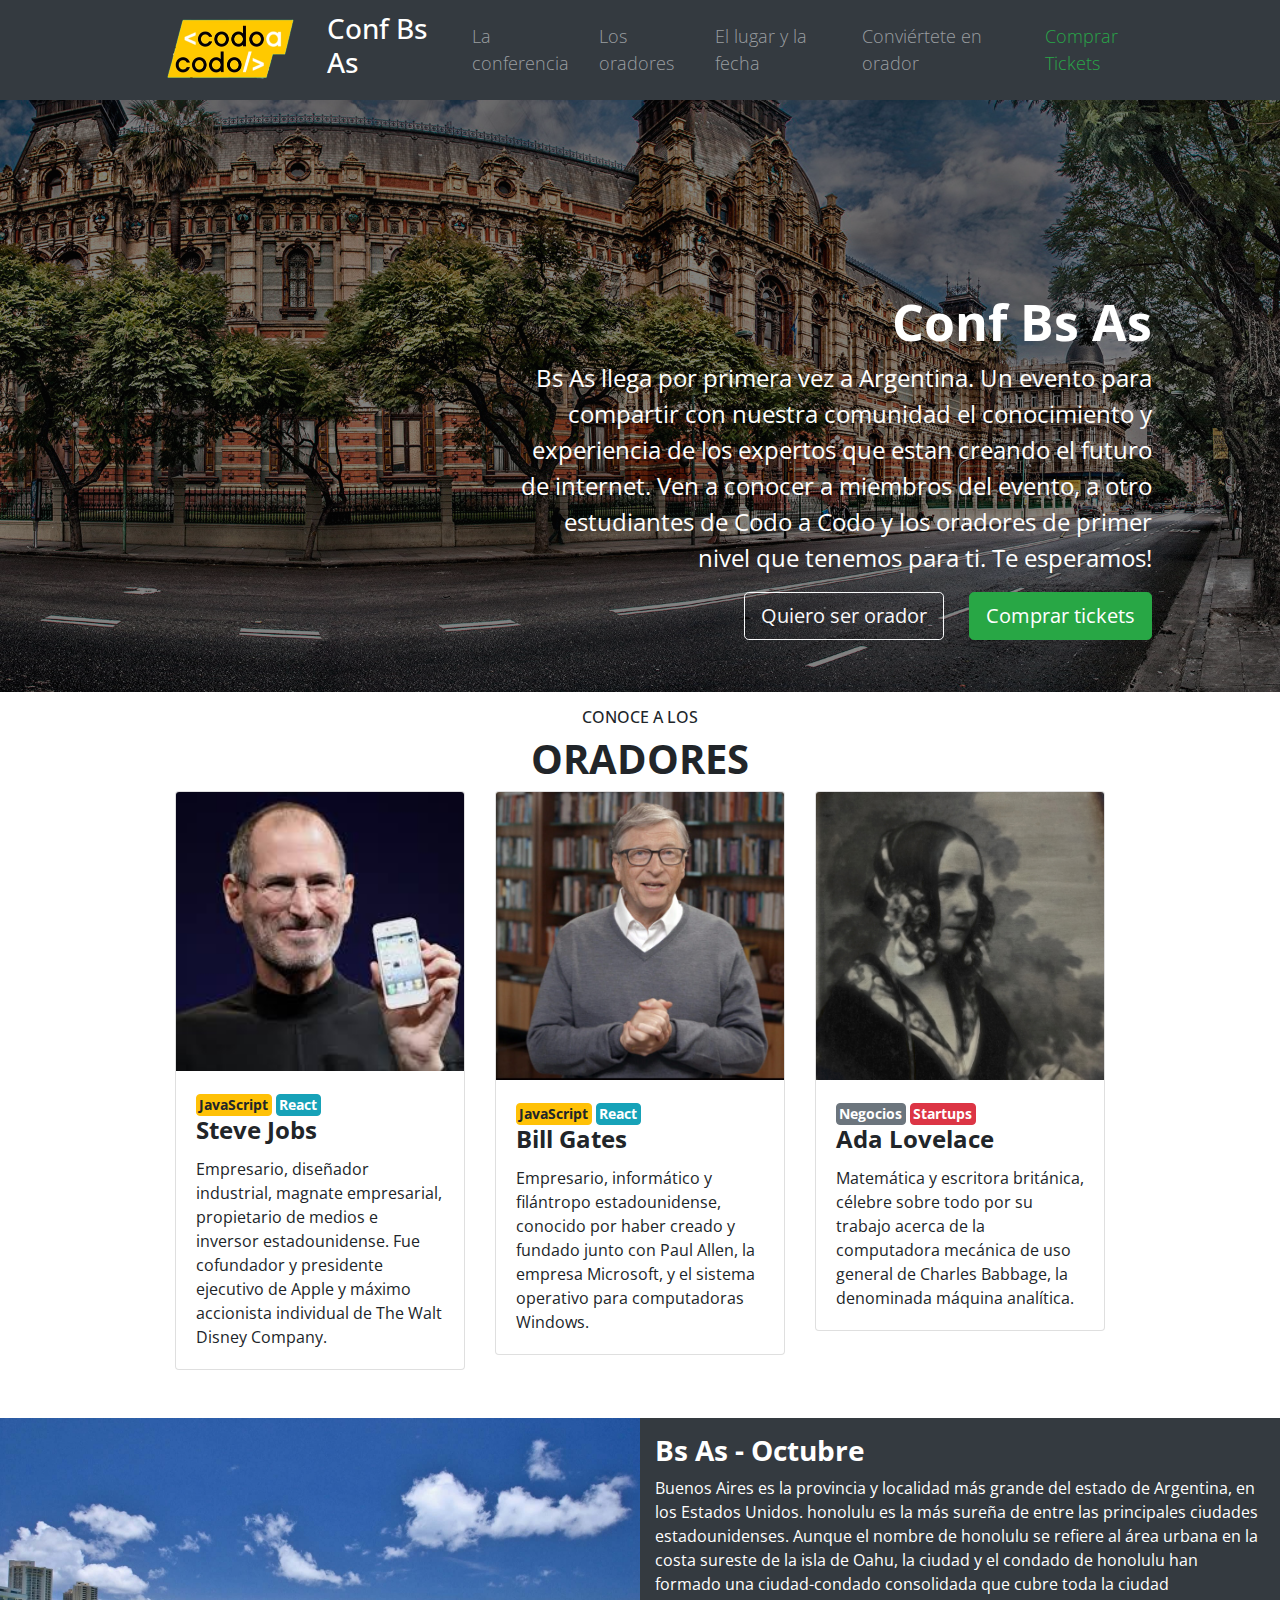
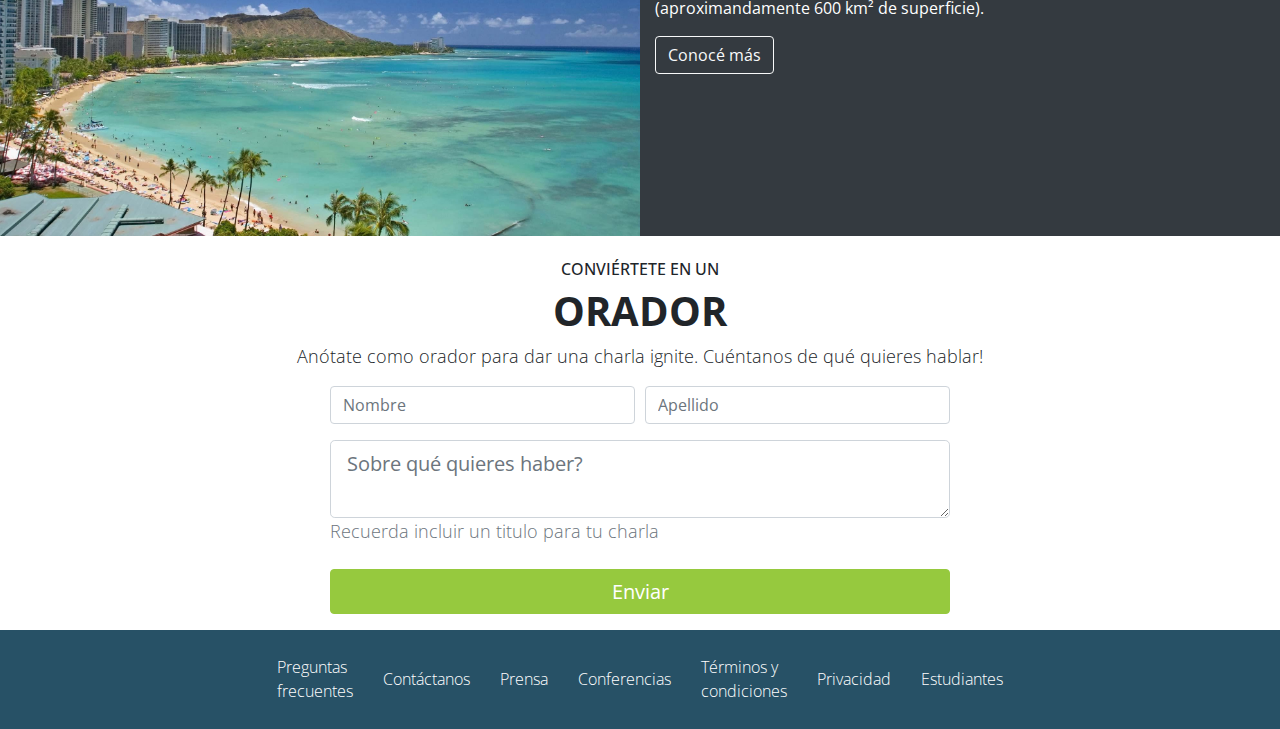
<file: index.html>
<!DOCTYPE html>
<html>

<head>
  <meta charset="utf-8">
  <meta name="viewport" content="width=device-width">
  <title>Proyecto Codo a Codo - Integracion</title>
  <link rel='stylesheet' href="http://fonts.googleapis.com/css?family=Open+Sans" type='text/css'>
  <link rel="stylesheet" href="./bootstrap/css/bootstrap.css">
  <link href="style.css" rel="stylesheet" type="text/css">
</head>

<body>
  
  <header id="header"><script src="header.js"></script></header>
  
  <main>
    <div id="banner" class="container-fluid">
      <div class="banner_info">
        <div class="banner_elements">
          <h3 class="h4 font-weight-bold">Conf Bs As</h3>
          <p>Bs As llega por primera vez a Argentina. Un evento para compartir con nuestra comunidad el conocimiento y
            experiencia
            de los expertos que estan creando el futuro de internet. Ven a conocer a miembros del evento, a otro
            estudiantes de
            Codo a Codo y los oradores de primer nivel que tenemos para ti. Te esperamos!
          </p><br>
          <a href="ticket.html">
            <button type="button" class="btn btn-success btn-lg">Comprar tickets</button>
          </a>
          <a href="index.html#registration">
            <button type="button" class="btn btn-outline-light btn-lg">Quiero ser orador</button>
          </a>
        </div>
      </div>
      <image id="img_banner" src="./images/hawaii.jpg" alt="Ciudad de buenosaires"></image>
    </div>

    <div id="cards" class="container-fluid">
      <div class="row justify-content-center mt-3">
        <h6>CONOCE A LOS</h6>
      </div>
      <div class="row justify-content-center">
        <h1 class="font-weight-bold">ORADORES</h1>
      </div>
      <div class="row justify-content-center">
        <div class="col-md-3">
          <div class="card">
            <img src="./images/steve.jpg" class="card-img-top" alt="Imagen de Steve Jobs">
            <div class="card-body">
              <a href="#" class="btn btn-warning">JavaScript</a>
              <a href="#" class="btn btn-info">React</a>
              <h4 class="card-title font-weight-bold">Steve Jobs</h4>
              <p class="card-text">Empresario, diseñador industrial, magnate empresarial, propietario de medios e
                inversor estadounidense.
                Fue cofundador y presidente ejecutivo de Apple y máximo accionista individual de The Walt Disney
                Company.</p>
            </div>
          </div>
        </div>
        <div class="col-md-3">
          <div class="card">
            <img src="./images/bill.jpg" class="card-img-top" alt="Imagen de Bill Gates">
            <div class="card-body">
              <a href="#" class="p btn btn-warning">JavaScript</a>
              <a href="#" class="p btn btn-info">React</a>
              <h4 class="card-title font-weight-bold">Bill Gates</h4>
              <p class="card-text">Empresario, informático y filántropo estadounidense, conocido por haber creado y
                fundado junto con Paul Allen,
                la empresa Microsoft, y el sistema operativo para computadoras Windows.</p>
            </div>
          </div>
        </div>
        <div class="col-md-3">
          <div class="card">
            <img src="./images/ada.jpeg" class="card-img-top" alt="Imagen de Ada Lovelace">
            <div class="card-body">
              <a href="#" class="p btn btn-secondary">Negocios</a>
              <a href="#" class="p btn btn-danger">Startups</a>
              <h4 class="card-title font-weight-bold">Ada Lovelace</h4>
              <p class="card-text">Matemática y escritora británica, célebre sobre todo por su trabajo acerca de la
                computadora mecánica de uso
                general de Charles Babbage, la denominada máquina analítica.</p>
            </div>
          </div>
        </div>
      </div>
    </div>
    <div id="beach" class="container-fluid">
      <div class="row mt-lg-5">
        <div class="col">
          <image id="img_beach" src="./images/honolulu.jpg" alt="Ciudad de honolulu"></image>
        </div>
        <div class="col bg-dark text-white" id="img_beach_info">
          <h3 class="h3 font-weight-bold mt-3">Bs As - Octubre</h3>
          <p>Buenos Aires es la provincia y localidad más grande del estado de Argentina, en los Estados Unidos.
            honolulu
            es la más sureña de entre las principales ciudades estadounidenses. Aunque el nombre de honolulu se refiere
            al
            área urbana en la costa sureste de la isla de Oahu, la ciudad y el condado de honolulu han formado una
            ciudad-condado
            consolidada que cubre toda la ciudad (aproximandamente 600 km² de superficie).</p>
          <button class="btn btn-outline-light">Conocé más</button>
        </div>
      </div>
    </div>

    <a id="registration">
    <div  class="container-fluid">
      <div class="row justify-content-center mt-4">
        <h6>CONVIÉRTETE EN UN</h6>
      </div>
      <div class="row justify-content-center">
        <h1 class="font-weight-bold">ORADOR</h1>
      </div>
      <div class="row justify-content-center">
        <p>Anótate como orador para dar una charla ignite. Cuéntanos de qué quieres hablar!</p>
      </div>
      <form>
        <div class="form-row justify-content-center">
          <div class="col"></div>
          <div class="col">
            <input type="text" id="name" placeholder="Nombre" class="form-control">
          </div>
          <div class="col">
            <input type="text" id="lastname" placeholder="Apellido" class="form-control">
          </div>
          <div class="col"></div>
        </div>
        <div class="form-row justify-content-center">
          <div class="col-3"></div>
          <div class="col">
            <textarea type="text" id="contenido" placeholder="Sobre qué quieres haber?"
              class="form-control form-control-lg mt-3"></textarea>
            <label class="text-secondary">Recuerda incluir un titulo para tu charla</label><br>

            <button type="submit" class="btn btn-success form_button mt-3 mb-3">Enviar</button>
          </div>
          <div class="col-3"></div>
        </div>
      </form>
    </div>
    </a>
  </main>

  <footer id="footer" class="container-fluid"><script src="footer.js"></script></footer>
</body>
</html>
</file>
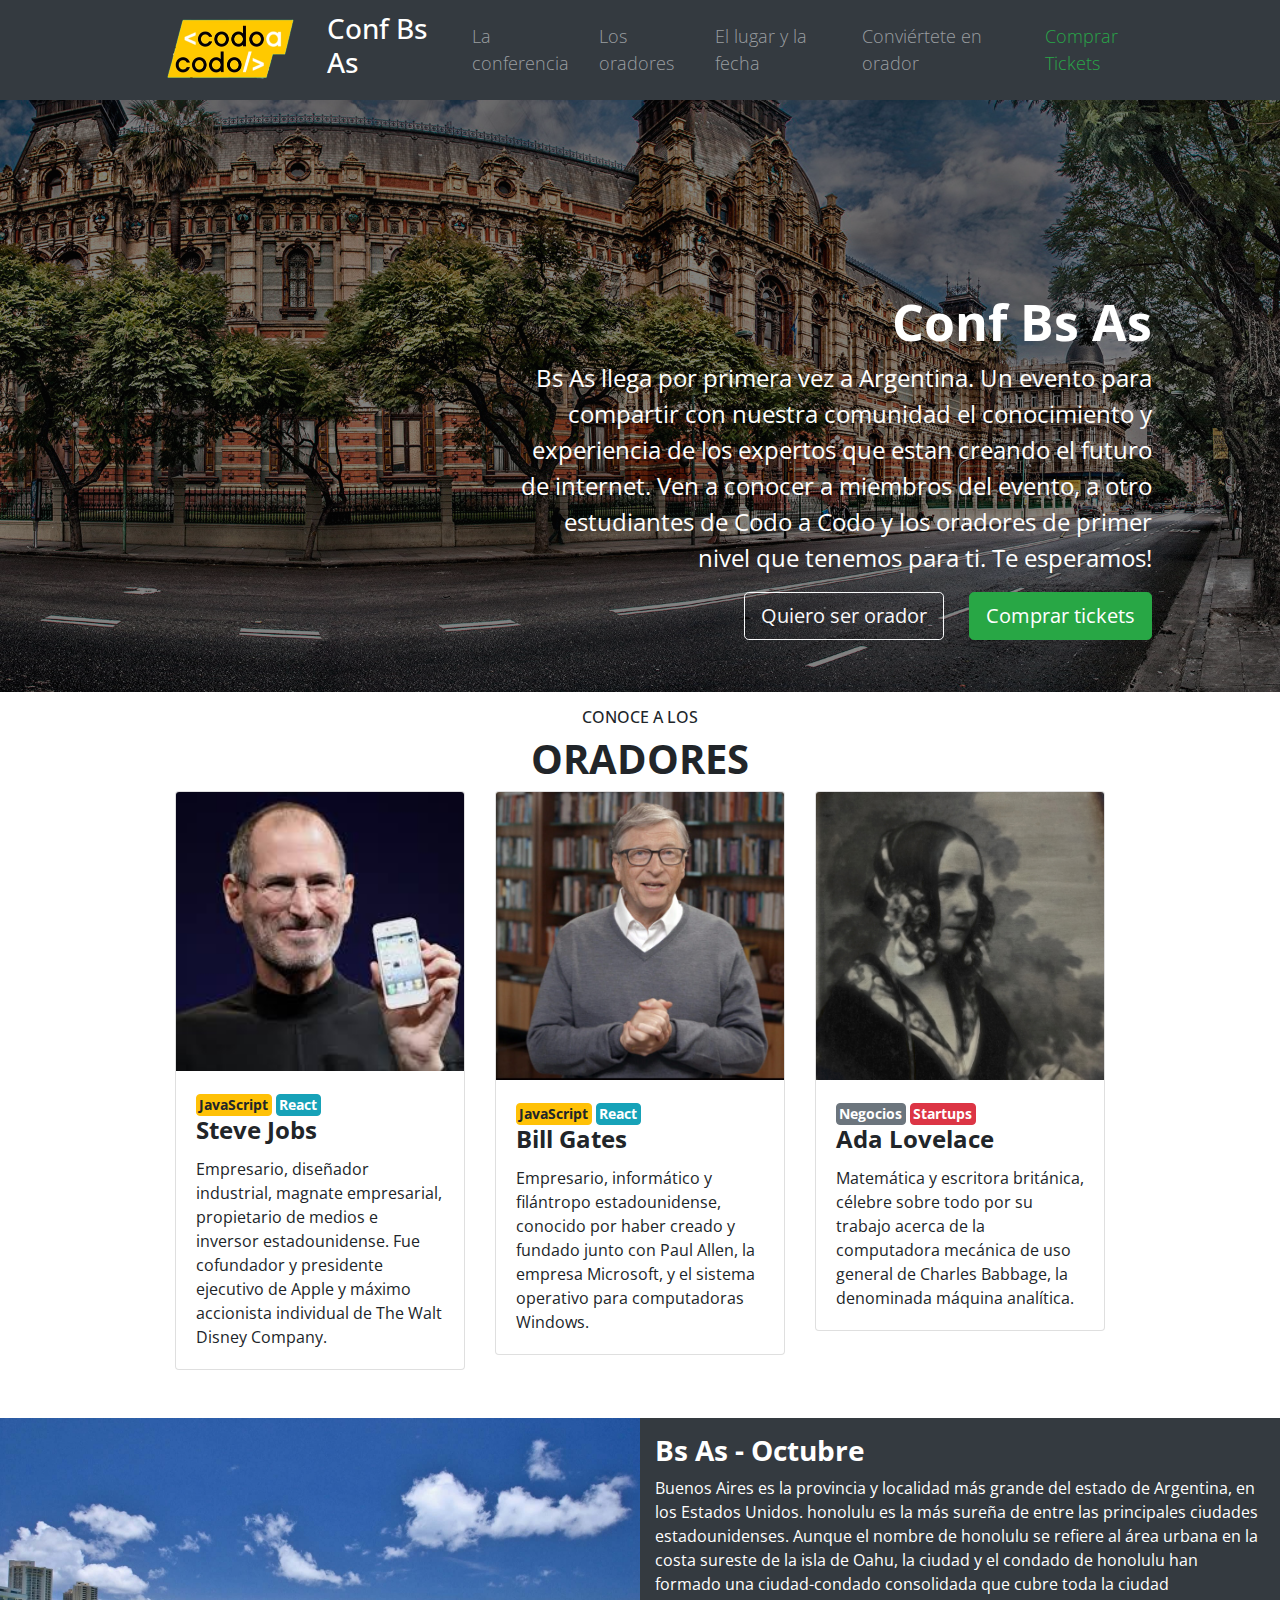
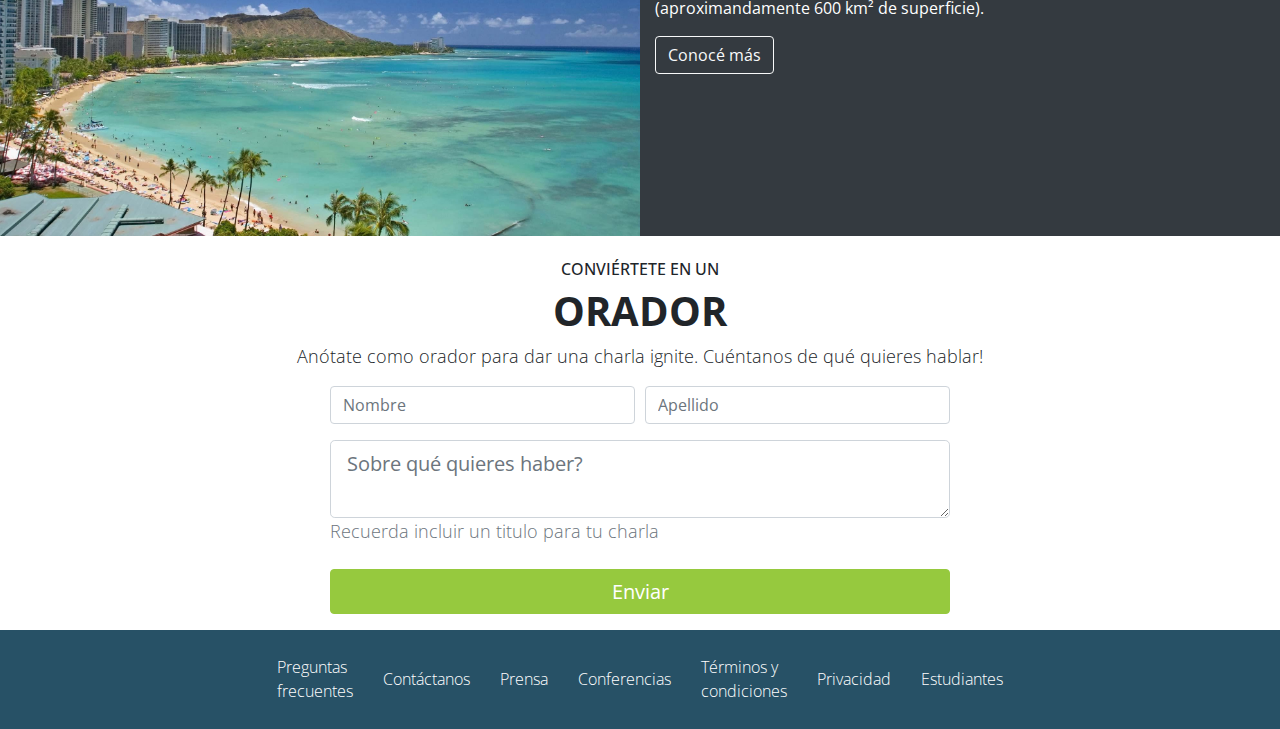
<file: home.html>
<!DOCTYPE html>
<html>

<head>
  <meta charset="utf-8">
  <meta name="viewport" content="width=device-width">
  <title>Proyecto Codo a Codo - Integracion</title>
  <link rel='stylesheet' href="http://fonts.googleapis.com/css?family=Open+Sans" type='text/css'>
  <link rel="stylesheet" href="./bootstrap/css/bootstrap.css">
  <link href="style.css" rel="stylesheet" type="text/css">
</head>

<body>
  
  <header id="header"><script src="header.js"></script></header>
  
  <main>
    <div id="banner" class="container-fluid">
      <div class="banner_info">
        <div class="banner_elements">
          <h3 class="h4 font-weight-bold">Conf Bs As</h3>
          <p>Bs As llega por primera vez a Argentina. Un evento para compartir con nuestra comunidad el conocimiento y
            experiencia
            de los expertos que estan creando el futuro de internet. Ven a conocer a miembros del evento, a otro
            estudiantes de
            Codo a Codo y los oradores de primer nivel que tenemos para ti. Te esperamos!
          </p><br>
          <a href="ticket.html">
            <button type="button" class="btn btn-success btn-lg">Comprar tickets</button>
          </a>
          <a href="#registration">
            <button type="button" class="btn btn-outline-light btn-lg">Quiero ser orador</button>
          </a>
        </div>
      </div>
      <image id="img_banner" src="./images/hawaii.jpg" alt="Ciudad de buenosaires"></image>
    </div>

    <div id="cards" class="container-fluid">
      <div class="row justify-content-center mt-3">
        <h6>CONOCE A LOS</h6>
      </div>
      <div class="row justify-content-center">
        <h1 class="font-weight-bold">ORADORES</h1>
      </div>
      <div class="row justify-content-center">
        <div class="col-md-3">
          <div class="card">
            <img src="./images/steve.jpg" class="card-img-top" alt="Imagen de Steve Jobs">
            <div class="card-body">
              <a href="#" class="btn btn-warning">JavaScript</a>
              <a href="#" class="btn btn-info">React</a>
              <h4 class="card-title font-weight-bold">Steve Jobs</h4>
              <p class="card-text">Empresario, diseñador industrial, magnate empresarial, propietario de medios e
                inversor estadounidense.
                Fue cofundador y presidente ejecutivo de Apple y máximo accionista individual de The Walt Disney
                Company.</p>
            </div>
          </div>
        </div>
        <div class="col-md-3">
          <div class="card">
            <img src="./images/bill.jpg" class="card-img-top" alt="Imagen de Bill Gates">
            <div class="card-body">
              <a href="#" class="p btn btn-warning">JavaScript</a>
              <a href="#" class="p btn btn-info">React</a>
              <h4 class="card-title font-weight-bold">Bill Gates</h4>
              <p class="card-text">Empresario, informático y filántropo estadounidense, conocido por haber creado y
                fundado junto con Paul Allen,
                la empresa Microsoft, y el sistema operativo para computadoras Windows.</p>
            </div>
          </div>
        </div>
        <div class="col-md-3">
          <div class="card">
            <img src="./images/ada.jpeg" class="card-img-top" alt="Imagen de Ada Lovelace">
            <div class="card-body">
              <a href="#" class="p btn btn-secondary">Negocios</a>
              <a href="#" class="p btn btn-danger">Startups</a>
              <h4 class="card-title font-weight-bold">Ada Lovelace</h4>
              <p class="card-text">Matemática y escritora británica, célebre sobre todo por su trabajo acerca de la
                computadora mecánica de uso
                general de Charles Babbage, la denominada máquina analítica.</p>
            </div>
          </div>
        </div>
      </div>
    </div>
    <div id="beach" class="container-fluid">
      <div class="row mt-lg-5">
        <div class="col">
          <image id="img_beach" src="./images/honolulu.jpg" alt="Ciudad de honolulu"></image>
        </div>
        <div class="col bg-dark text-white" id="img_beach_info">
          <h3 class="h3 font-weight-bold mt-3">Bs As - Octubre</h3>
          <p>Buenos Aires es la provincia y localidad más grande del estado de Argentina, en los Estados Unidos.
            honolulu
            es la más sureña de entre las principales ciudades estadounidenses. Aunque el nombre de honolulu se refiere
            al
            área urbana en la costa sureste de la isla de Oahu, la ciudad y el condado de honolulu han formado una
            ciudad-condado
            consolidada que cubre toda la ciudad (aproximandamente 600 km² de superficie).</p>
          <button class="btn btn-outline-light">Conocé más</button>
        </div>
      </div>
    </div>

    <a id="registration">
    <div  class="container-fluid">
      <div class="row justify-content-center mt-4">
        <h6>CONVIÉRTETE EN UN</h6>
      </div>
      <div class="row justify-content-center">
        <h1 class="font-weight-bold">ORADOR</h1>
      </div>
      <div class="row justify-content-center">
        <p>Anótate como orador para dar una charla ignite. Cuéntanos de qué quieres hablar!</p>
      </div>
      <form>
        <div class="form-row justify-content-center">
          <div class="col"></div>
          <div class="col">
            <input type="text" id="name" placeholder="Nombre" class="form-control">
          </div>
          <div class="col">
            <input type="text" id="lastname" placeholder="Apellido" class="form-control">
          </div>
          <div class="col"></div>
        </div>
        <div class="form-row justify-content-center">
          <div class="col-3"></div>
          <div class="col">
            <textarea type="text" id="contenido" placeholder="Sobre qué quieres haber?"
              class="form-control form-control-lg mt-3"></textarea>
            <label class="text-secondary">Recuerda incluir un titulo para tu charla</label><br>

            <button type="submit" class="btn btn-success form_button mt-3 mb-3">Enviar</button>
          </div>
          <div class="col-3"></div>
        </div>
      </form>
    </div>
    </a>
  </main>

  <footer id="footer" class="container-fluid"><script src="footer.js"></script></footer>
</body>
</html>
</file>
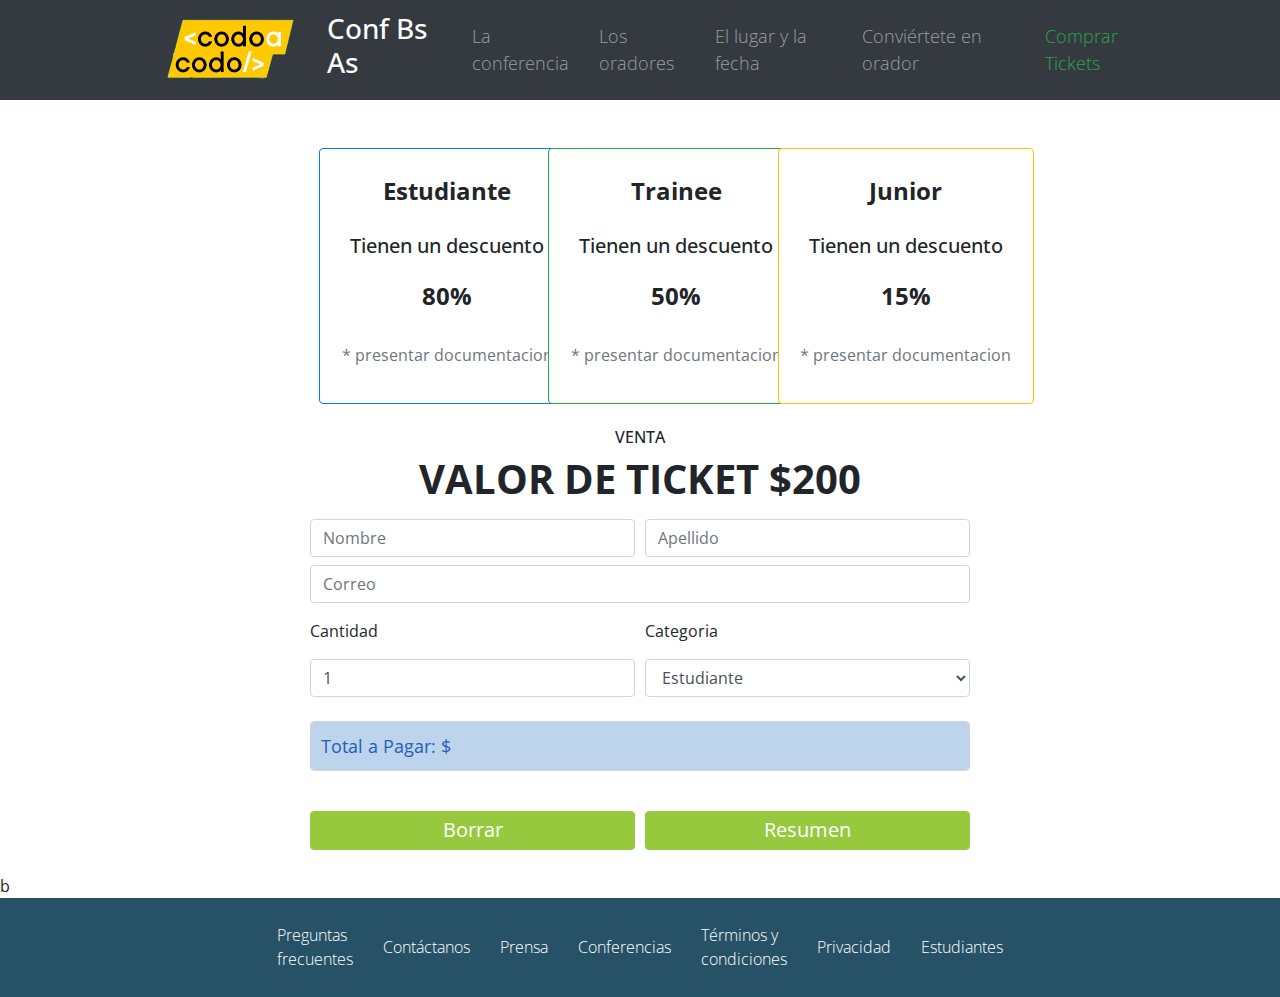
<file: ticket.html>
<!DOCTYPE html>
<html>

<head>
  <meta charset="utf-8">
  <meta name="viewport" content="width=device-width">
  <title>Proyecto Codo a Codo - Integrador</title>
  <link rel='stylesheet' href="http://fonts.googleapis.com/css?family=Open+Sans" type='text/css'>
  <link rel="stylesheet" href="./bootstrap/css/bootstrap.css">
  <link href="style.css" rel="stylesheet" type="text/css">
</head>

<body>
  <header id="header"><script src="header.js"></script></header>
  

  <main>
    <div id="student_cards" class="container-fluid mt-5">
      <div class="row justify-content-center border-danger">
        <div class="col-sm-2  mr-2">
          <div class="card border-primary text-center">
            <div class="card-body">
              <h4 class="card-title font-weight-bold py-2">Estudiante</h4>
              <h5 class="card-text py-2">Tienen un descuento</h5>
              <h4 class="card-text font-weight-bold py-2">80%</h4>
              <p class="card-text text-secondary pt-3">* presentar documentacion</p>
            </div>
          </div>
        </div>
        <div class="col-sm-2  mx-2">
          <div class="card border-success text-center">
            <div class="card-body">
              <h4 class="card-title font-weight-bold py-2">Trainee</h4>
              <h5 class="card-text py-2">Tienen un descuento</h5>
              <h4 class="card-text font-weight-bold py-2">50%</h4>
              <p class="card-text text-secondary pt-3">* presentar documentacion</p>
            </div>
          </div>
        </div>
        <div class="col-sm-2  ml-2">
          <div class="card border-warning text-center">
            <div class="card-body">
              <h4 class="card-title font-weight-bold py-2">Junior</h4>
              <h5 class="card-text py-2">Tienen un descuento</h5>
              <h4 class="card-text font-weight-bold py-2">15%</h4>
              <p class="card-text text-secondary pt-3">* presentar documentacion</p>
            </div>
          </div>
        </div>
      </div>
    </div>


    <div id="form-div" class="container-fluid  mt-4">
      <div class="row justify-content-center">
        <h6>VENTA</h6>
      </div>
      <div class="row justify-content-center">
        <h1 class="font-weight-bold">VALOR DE TICKET $200</h1>
      </div>
      <form  id="costForm">

        <div class="form-row justify-content-center my-2">
          <div class="col-sm-2"></div>
          <div class="col-sm-4">
            <input type="text" id="name" value="" placeholder="Nombre" class="form-control">
          </div>
          <div class="col-sm-4">
            <input type="text" id="lastname" value="" placeholder="Apellido" class="form-control">
          </div>
          <div class="col-sm-2"></div>
        </div>
        <div class="form-row justify-content-center my-2">
          <div class="col-md-2"></div>
          <div class="col-md-8">
            <input type="email" id="email" value="" placeholder="Correo" class="form-control">
          </div>
          <div class="col-md-2"></div>
        </div>
        <div class="form-row justify-content-center mt-3">
          <div class="col-sm-2"></div>
          <div class="col-sm-4">
            <label class="form-label">Cantidad</label>
          </div>
          <div class="col-sm-4">
            <label class="form-label">Categoria</label>
          </div>
          <div class="col-sm-2"></div>
        </div>
        <div class="form-row justify-content-center my-2">
          <div class="col-sm-2"></div>
          <div class="col-sm-4">
            <input required type="number" min="1" max="10" step="1" value="1" id="quantity" placeholder="Cantidad" class="form-control">
          </div>
          <div class="col-sm-4">
            <select required type="text" id="category" class="form-control">
              <option value="general">General</option>
              <option selected value="student">Estudiante</option>
              <option value="trainee">Trainee</option>
              <option value="junior">Junior</option>
            </select>
          </div>
          <div class="col-sm-2"></div>
        </div>
        <div class="form-row justify-content-center my-4">
          <div class="col-sm-2"></div>
          <div  class="col-sm-8">
            <input id="total" class="form-control" readonly value="Total a Pagar: $" type="text">
          </div>
          <div class="col-sm-2"></div>
        </div>
        <div class="form-row justify-content-center my-2">
          <div class="col-sm-2"></div>
          <div class="col-sm-4">
            <button type="button" id="cleanButton" onclick="cleanForm()" class="btn btn-success form_button mt-3 mb-3">Borrar</button>
          </div>
          <div class="col-sm-4">
            <button type="button" id="calculateButton" onclick="calculateTotal()" class="btn btn-success form_button mt-3 mb-3">Resumen</button>        
          </div>
          <div class="col-sm-2"></div>
        </div>
      </form>
    </div>
    <script src="summary.js"></script>b
  </main>

  <footer id="footer" class="container-fluid"><script src="footer.js"></script></footer>

</body>

</html>
</file>
<file: style.css>
html, body {
  height: 100%;
  width: 100%;
  font-family: "Open Sans", sans-serif; 
}

header {
  width: 100%;
  position: relative;
  z-index: 1;
} 

ul {
  text-decoration: none;
  padding-right: 5%;
}

a {
  text-decoration: none;
  font-size: 1.125rem;
  font-weight: 200;
  color: #9a9ea1;
}

#link_comprarTickets {
  color: #29a648;
}


a:hover {
  color: white;
}

#img_logo {
   height: 100px;
}

#banner {
  position: relative;
  max-width: 100%;
  height: max-content;
  margin-top: -10%;
  padding: 0%;
}

#img_banner {
  position: relative;
  z-index: -1;
  width: 100%;
  height: 100%;
}

.banner_info {
  background-color:  rgba(5, 5, 5, 0.5);
  position: absolute;
  width: 100%;
  height: 100%;
  
}

.banner_elements{
  position: relative;
  margin-top: 25%;
  margin-left: 40%;
  margin-right: 10%;
  margin-bottom: 10%;
  width: 50%;
  color: white;
  font-size: 1.5rem;
} 

 .banner_elements * {
  float: right;
  text-align: right;
} 

.banner_elements h3 {
  font-size: 50px;
}

.banner_elements button {
  margin-left: 25px;
  font-size: 1.25rem;
}



#cards a {
  padding: 0% 1%;
  font-size: 0.85rem;
  font-weight: bold;
}

#img_beach {
  width: 108%;
  margin-left: -5%;

}

.form_button {
  background-color: #96C93E;
  border-color: #96C93E;
  width: 100%;
  padding: 1%;
  font-size: 1.25rem;
}

#footer {
  background-color: #275166;
  padding-top: 2%;
  padding-bottom: 2%;
  justify-content: center;
  list-style: none;
}

#footer .col {
  display: flex;
  align-items: center;
  justify-content: center;
}


#footer a {
  text-decoration: none;
  color: white;
  font-size: 1rem;
}


#student_cards .card {
  width: 16rem;
  height: 16rem;
}

#form-div {
  width: 80%;
}

#total {
  color:#1F60B6;
  background-color: #bdd4ec;
  height: 50px;
  font-size: large;
  padding: 10px;
}


.red {
  color: red;
}
</file>
